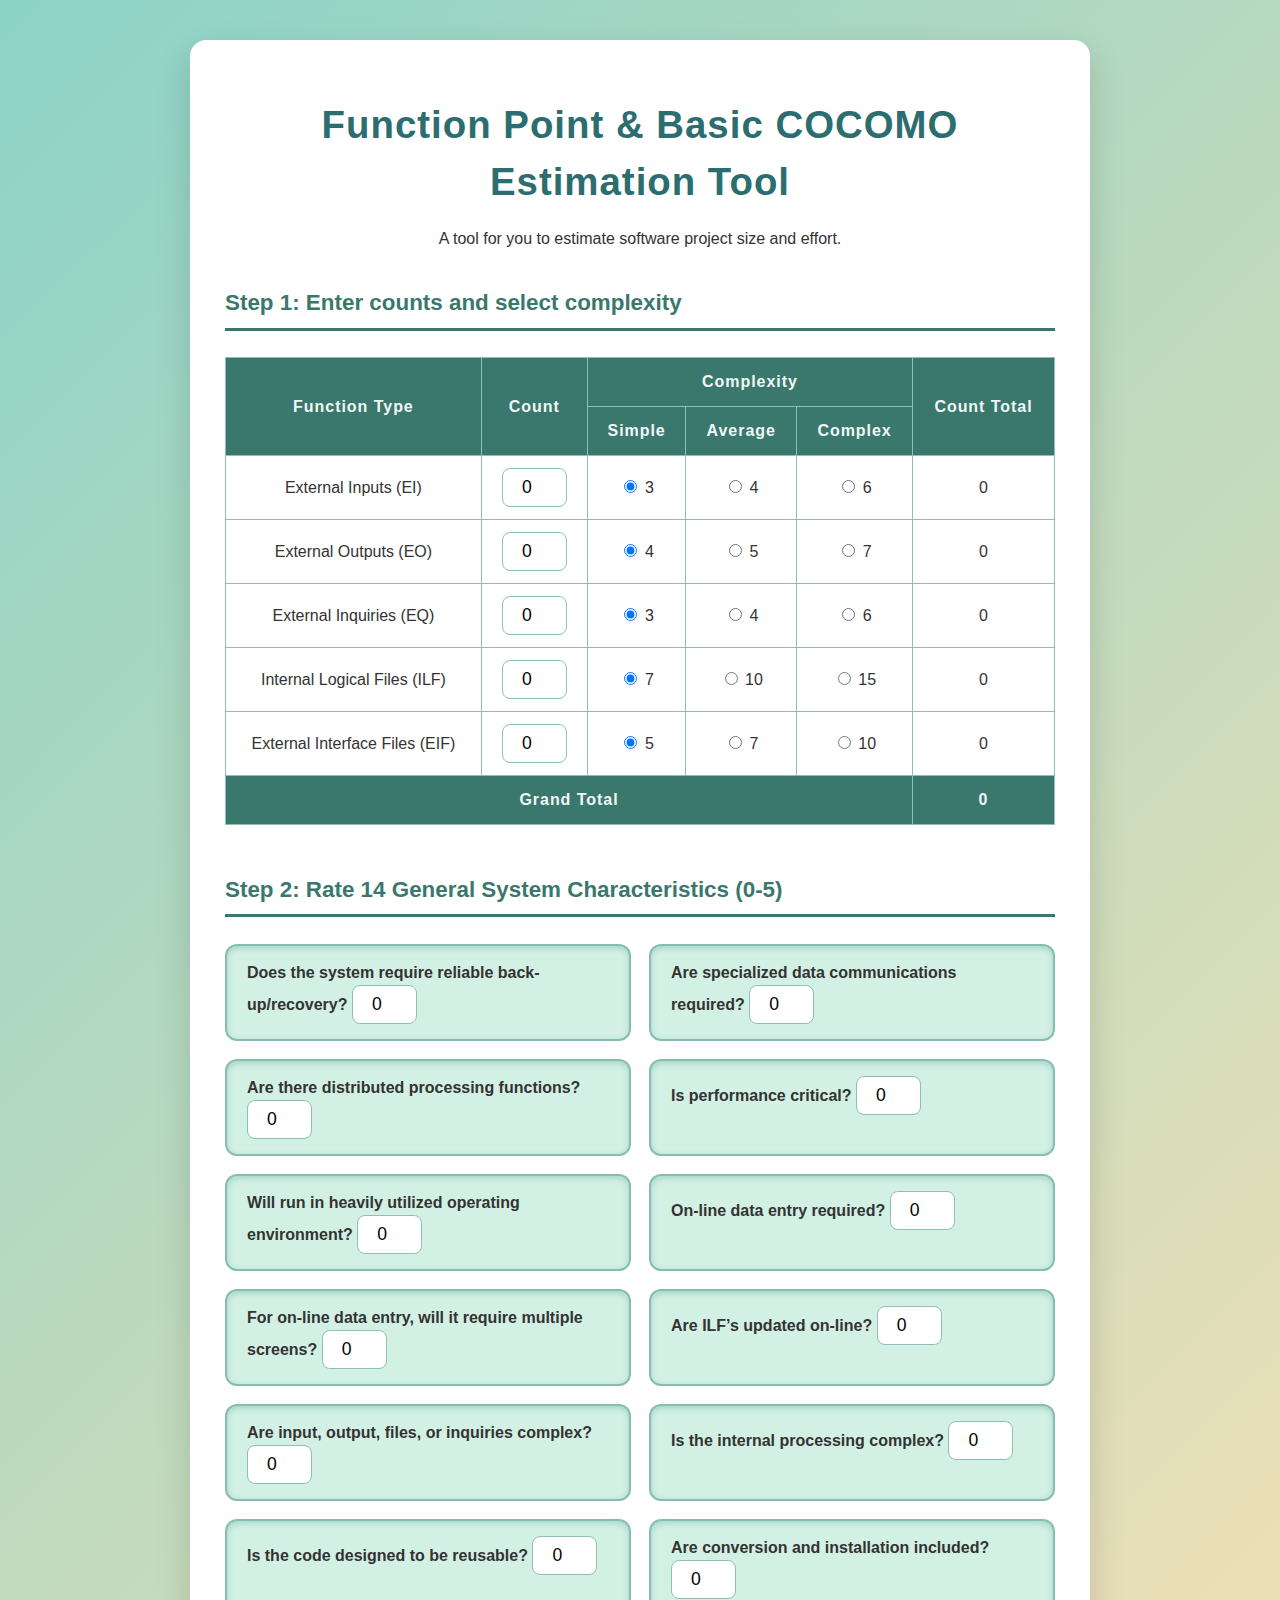
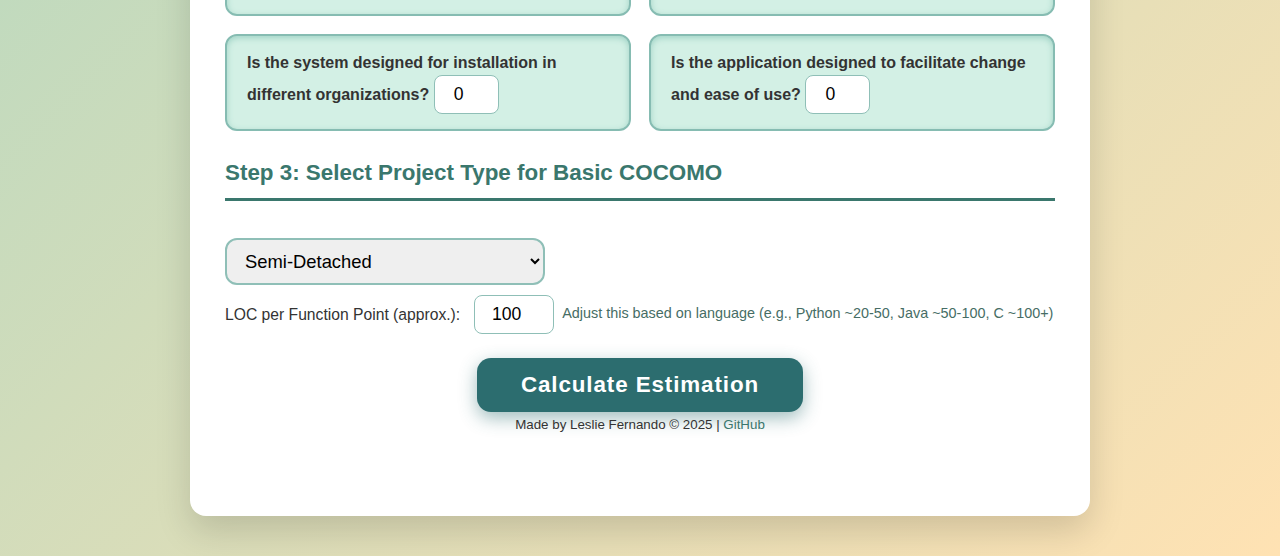
<file: index.html>
<!DOCTYPE html>
<html lang="en">
<head>
  <meta charset="UTF-8" />
  <meta name="viewport" content="width=device-width, initial-scale=1" />
  <meta name="description" content="Professional Function Point Analysis and COCOMO estimation tool. Calculate software project size, effort, and development time with mobile-responsive interface." />
  <meta name="keywords" content="Function Point, COCOMO, software estimation, project planning, development effort" />
  <title>Function Point & COCOMO Estimator</title>
  <link rel="stylesheet" href="style.css" />
</head>
<body>
  <div class="container">
    <header>
      <h1>Function Point & Basic COCOMO Estimation Tool</h1>
      <p>A tool for you to estimate software project size and effort.</p>
    </header>

    <section>
      <form id="fpForm">
        <h2>Step 1: Enter counts and select complexity</h2>
        <div class="table-container">
          <table>
            <thead>
              <tr>
                <th rowspan="2">Function Type</th>
                <th rowspan="2">Count</th>
                <th colspan="3">Complexity</th>
                <th rowspan="2">Count Total</th>
              </tr>
              <tr>
                <th>Simple</th>
                <th>Average</th>
                <th>Complex</th>
              </tr>
            </thead>
            <tbody>
              <tr>
                <td data-label="Function Type">External Inputs (EI)</td>
                <td data-label="Count"><input type="number" min="0" value="0" id="EI_count" /></td>
                <td data-label="Simple"><input type="radio" name="EI_complexity" value="3" checked /> 3</td>
                <td data-label="Average"><input type="radio" name="EI_complexity" value="4" /> 4</td>
                <td data-label="Complex"><input type="radio" name="EI_complexity" value="6" /> 6</td>
                <td data-label="Total"><span id="EI_total">0</span></td>
              </tr>
              <tr>
                <td data-label="Function Type">External Outputs (EO)</td>
                <td data-label="Count"><input type="number" min="0" value="0" id="EO_count" /></td>
                <td data-label="Simple"><input type="radio" name="EO_complexity" value="4" checked /> 4</td>
                <td data-label="Average"><input type="radio" name="EO_complexity" value="5" /> 5</td>
                <td data-label="Complex"><input type="radio" name="EO_complexity" value="7" /> 7</td>
                <td data-label="Total"><span id="EO_total">0</span></td>
              </tr>
              <tr>
                <td data-label="Function Type">External Inquiries (EQ)</td>
                <td data-label="Count"><input type="number" min="0" value="0" id="EQ_count" /></td>
                <td data-label="Simple"><input type="radio" name="EQ_complexity" value="3" checked /> 3</td>
                <td data-label="Average"><input type="radio" name="EQ_complexity" value="4" /> 4</td>
                <td data-label="Complex"><input type="radio" name="EQ_complexity" value="6" /> 6</td>
                <td data-label="Total"><span id="EQ_total">0</span></td>
              </tr>
              <tr>
                <td data-label="Function Type">Internal Logical Files (ILF)</td>
                <td data-label="Count"><input type="number" min="0" value="0" id="ILF_count" /></td>
                <td data-label="Simple"><input type="radio" name="ILF_complexity" value="7" checked /> 7</td>
                <td data-label="Average"><input type="radio" name="ILF_complexity" value="10" /> 10</td>
                <td data-label="Complex"><input type="radio" name="ILF_complexity" value="15" /> 15</td>
                <td data-label="Total"><span id="ILF_total">0</span></td>
              </tr>
              <tr>
                <td data-label="Function Type">External Interface Files (EIF)</td>
                <td data-label="Count"><input type="number" min="0" value="0" id="EIF_count" /></td>
                <td data-label="Simple"><input type="radio" name="EIF_complexity" value="5" checked /> 5</td>
                <td data-label="Average"><input type="radio" name="EIF_complexity" value="7" /> 7</td>
                <td data-label="Complex"><input type="radio" name="EIF_complexity" value="10" /> 10</td>
                <td data-label="Total"><span id="EIF_total">0</span></td>
              </tr>
              <tr>
                <th colspan="5">Grand Total</th>
                <th><span id="grand_total">0</span></th>
              </tr>
            </tbody>
          </table>
        </div>

        <h2>Step 2: Rate 14 General System Characteristics (0-5)</h2>
        <div id="gscContainer" class="gsc-container"></div>

        <h2>Step 3: Select Project Type for Basic COCOMO</h2>
        <select id="cocomoMode" aria-label="Select project type">
          <option value="Organic">Organic</option>
          <option value="Semi-Detached" selected>Semi-Detached</option>
          <option value="Embedded">Embedded</option>
        </select>

        <div class="loc-per-fp">
          <label for="locPerFP">LOC per Function Point (approx.):</label>
          <input id="locPerFP" type="number" min="1" value="100" step="1" aria-label="LOC per Function Point" />
          <small class="hint">Adjust this based on language (e.g., Python ~20-50, Java ~50-100, C ~100+)</small>
        </div>

        <button type="submit">Calculate Estimation</button>
      </form>
    </section>

    <section id="resultsSection" class="results hidden" aria-live="polite">
      <h2>Results</h2>
      <pre id="resultsOutput"></pre>
    </section>

    <footer>
      <small>Made by Leslie Fernando © 2025 | <a href="https://github.com/lesliefdo08/FP-Cocomo" target="_blank" style="color: #3a776d; text-decoration: none;">GitHub</a></small>
    </footer>
  </div>

  <script src="script.js"></script>
</body>
</html>
</file>
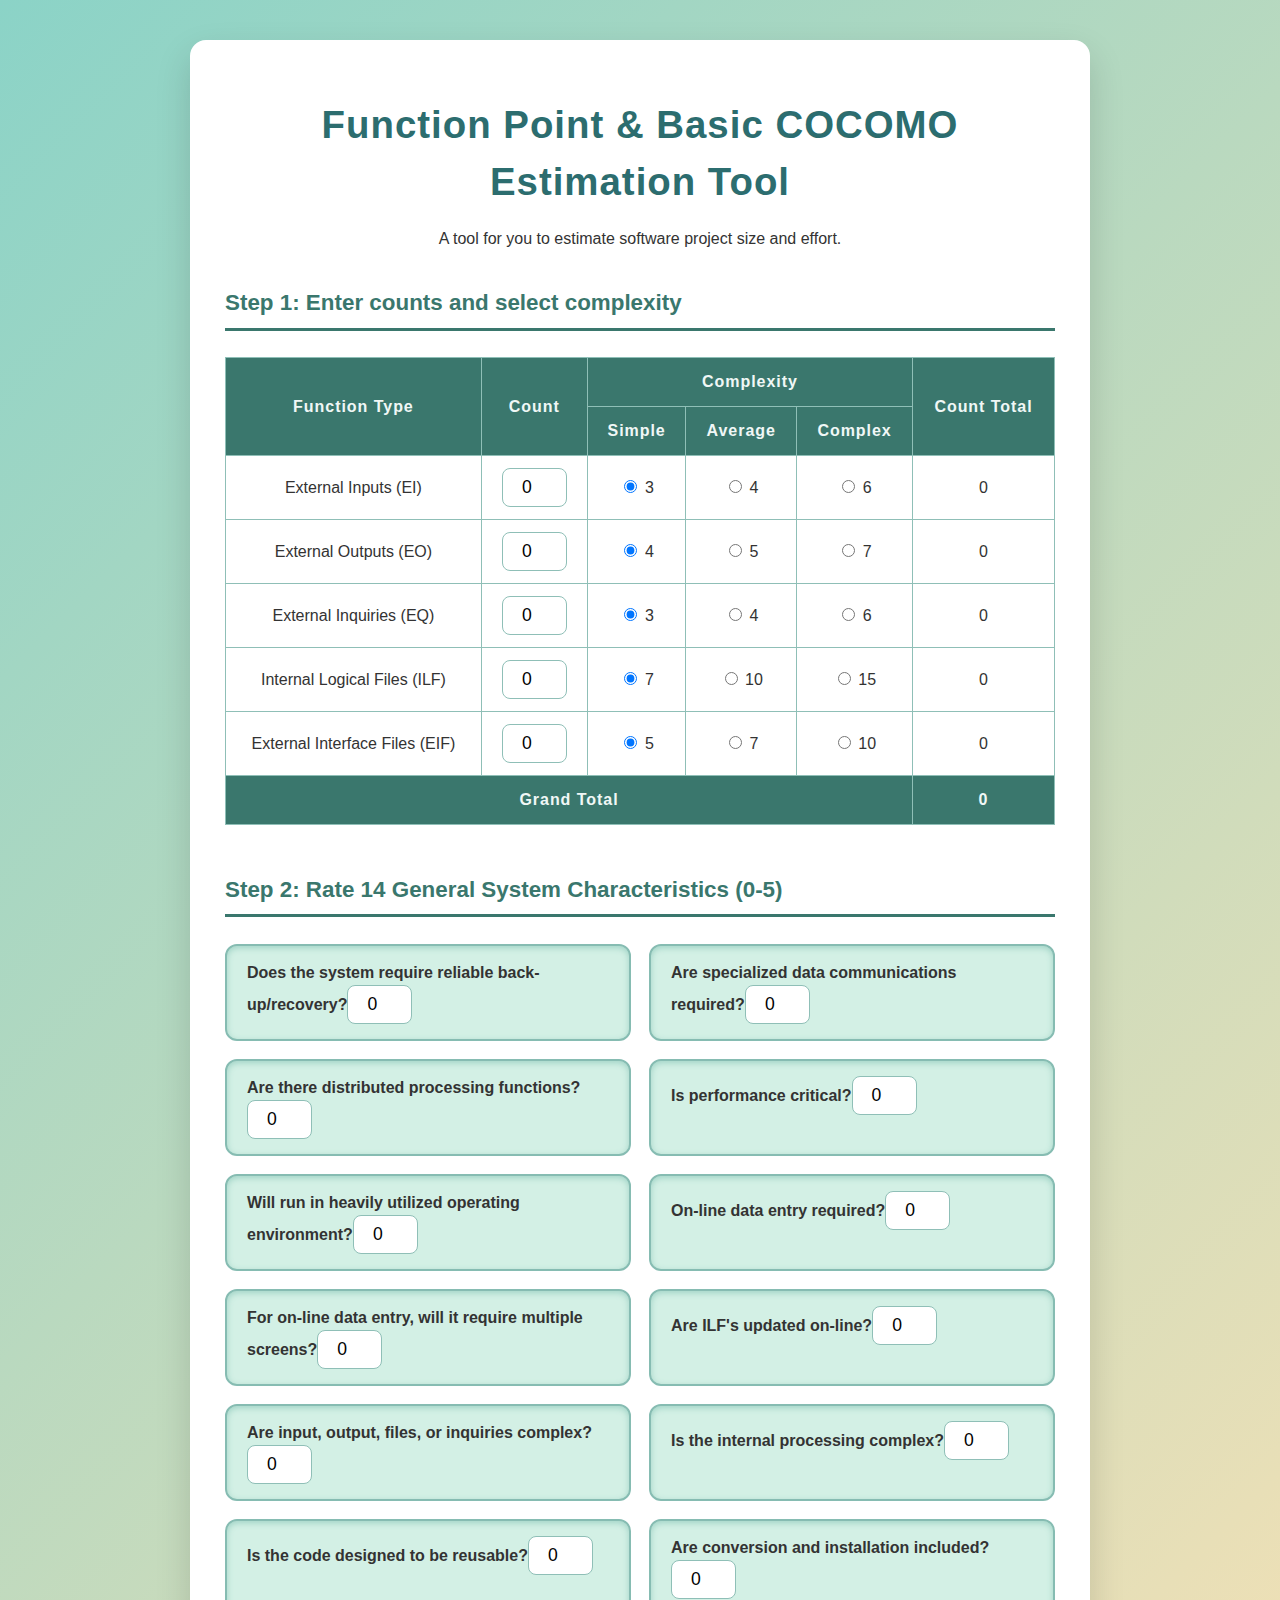
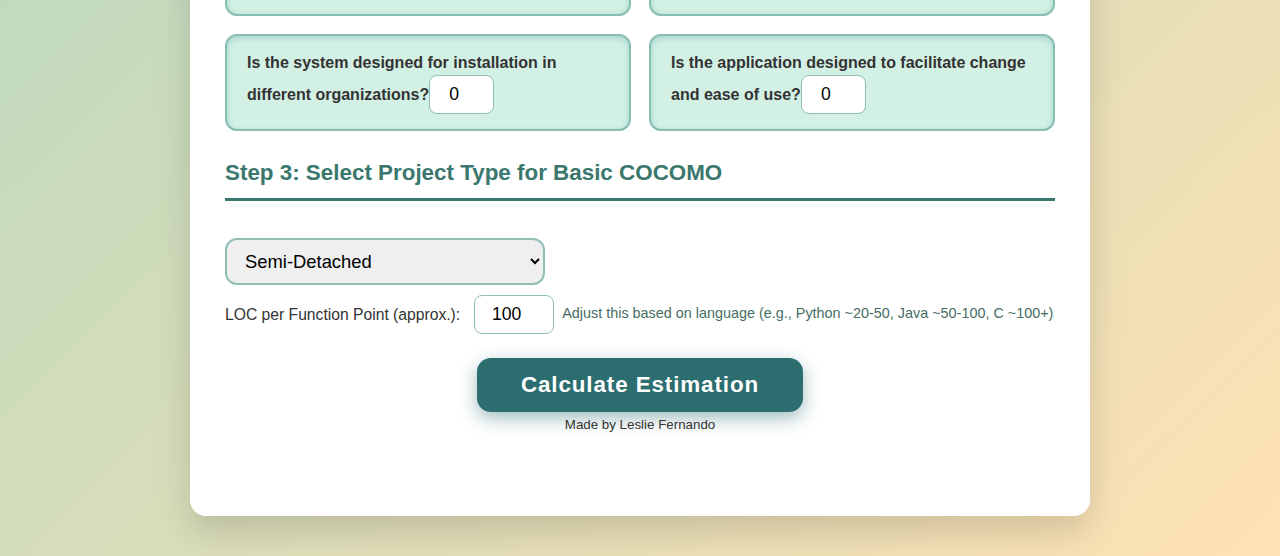
<file: Projects/FpCocomo/index.html>
<!DOCTYPE html>
<html lang="en">
<head>
  <meta charset="UTF-8" />
  <meta name="viewport" content="width=device-width, initial-scale=1" />
  <title>Function Point & COCOMO Estimator</title>
  <link rel="stylesheet" href="style.css" />
</head>
<body>
  <div class="container">
    <header>
      <h1>Function Point & Basic COCOMO Estimation Tool</h1>
      <p>A tool for you to estimate software project size and effort.</p>
    </header>

    <section>
      <form id="fpForm">
        <h2>Step 1: Enter counts and select complexity</h2>
        <div class="table-container">
          <table>
            <thead>
              <tr>
                <th rowspan="2">Function Type</th>
                <th rowspan="2">Count</th>
                <th colspan="3">Complexity</th>
                <th rowspan="2">Count Total</th>
              </tr>
              <tr>
                <th>Simple</th>
                <th>Average</th>
                <th>Complex</th>
              </tr>
            </thead>
            <tbody>
              <tr>
                <td data-label="Function Type">External Inputs (EI)</td>
                <td data-label="Count"><input type="number" min="0" value="0" id="EI_count" /></td>
                <td data-label="Simple"><input type="radio" name="EI_complexity" value="3" checked /> 3</td>
                <td data-label="Average"><input type="radio" name="EI_complexity" value="4" /> 4</td>
                <td data-label="Complex"><input type="radio" name="EI_complexity" value="6" /> 6</td>
                <td data-label="Total"><span id="EI_total">0</span></td>
              </tr>
              <tr>
                <td data-label="Function Type">External Outputs (EO)</td>
                <td data-label="Count"><input type="number" min="0" value="0" id="EO_count" /></td>
                <td data-label="Simple"><input type="radio" name="EO_complexity" value="4" checked /> 4</td>
                <td data-label="Average"><input type="radio" name="EO_complexity" value="5" /> 5</td>
                <td data-label="Complex"><input type="radio" name="EO_complexity" value="7" /> 7</td>
                <td data-label="Total"><span id="EO_total">0</span></td>
              </tr>
              <tr>
                <td data-label="Function Type">External Inquiries (EQ)</td>
                <td data-label="Count"><input type="number" min="0" value="0" id="EQ_count" /></td>
                <td data-label="Simple"><input type="radio" name="EQ_complexity" value="3" checked /> 3</td>
                <td data-label="Average"><input type="radio" name="EQ_complexity" value="4" /> 4</td>
                <td data-label="Complex"><input type="radio" name="EQ_complexity" value="6" /> 6</td>
                <td data-label="Total"><span id="EQ_total">0</span></td>
              </tr>
              <tr>
                <td data-label="Function Type">Internal Logical Files (ILF)</td>
                <td data-label="Count"><input type="number" min="0" value="0" id="ILF_count" /></td>
                <td data-label="Simple"><input type="radio" name="ILF_complexity" value="7" checked /> 7</td>
                <td data-label="Average"><input type="radio" name="ILF_complexity" value="10" /> 10</td>
                <td data-label="Complex"><input type="radio" name="ILF_complexity" value="15" /> 15</td>
                <td data-label="Total"><span id="ILF_total">0</span></td>
              </tr>
              <tr>
                <td data-label="Function Type">External Interface Files (EIF)</td>
                <td data-label="Count"><input type="number" min="0" value="0" id="EIF_count" /></td>
                <td data-label="Simple"><input type="radio" name="EIF_complexity" value="5" checked /> 5</td>
                <td data-label="Average"><input type="radio" name="EIF_complexity" value="7" /> 7</td>
                <td data-label="Complex"><input type="radio" name="EIF_complexity" value="10" /> 10</td>
                <td data-label="Total"><span id="EIF_total">0</span></td>
              </tr>
              <tr>
                <th colspan="5">Grand Total</th>
                <th><span id="grand_total">0</span></th>
              </tr>
            </tbody>
          </table>
        </div>

        <h2>Step 2: Rate 14 General System Characteristics (0-5)</h2>
        <div id="gscContainer" class="gsc-container"></div>

        <h2>Step 3: Select Project Type for Basic COCOMO</h2>
        <select id="cocomoMode" aria-label="Select project type">
          <option value="Organic">Organic</option>
          <option value="Semi-Detached" selected>Semi-Detached</option>
          <option value="Embedded">Embedded</option>
        </select>

        <div class="loc-per-fp">
          <label for="locPerFP">LOC per Function Point (approx.):</label>
          <input id="locPerFP" type="number" min="1" value="100" step="1" aria-label="LOC per Function Point" />
          <small class="hint">Adjust this based on language (e.g., Python ~20-50, Java ~50-100, C ~100+)</small>
        </div>

        <button type="submit">Calculate Estimation</button>
      </form>
    </section>

    <section id="resultsSection" class="results hidden" aria-live="polite">
      <h2>Results</h2>
      <pre id="resultsOutput"></pre>
    </section>

    <footer>
      <small>Made by Leslie Fernando</small>
    </footer>
  </div>

  <script src="script.js"></script>
</body>
</html>
</file>
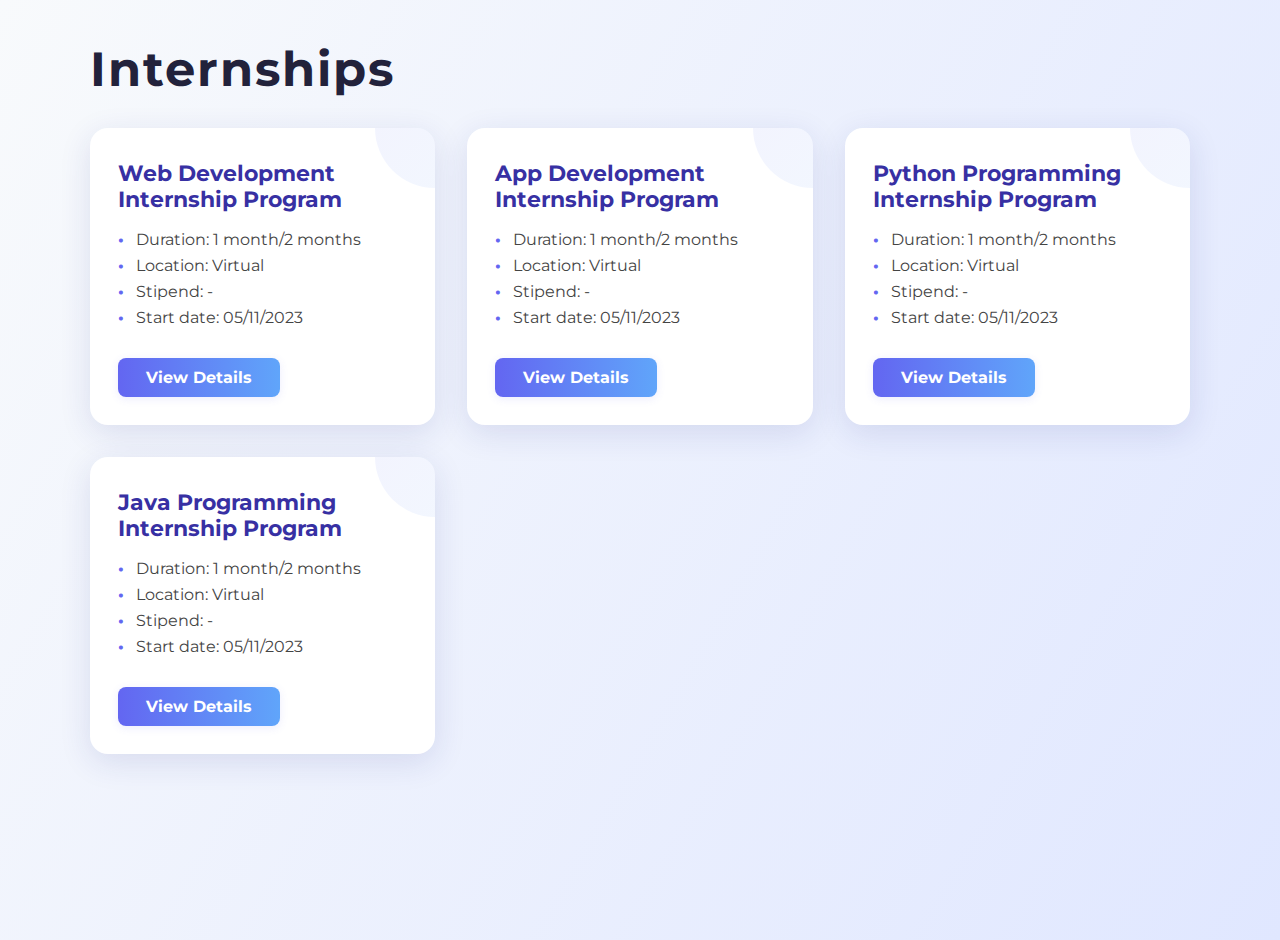
<file: Projects/Internships- VOC/stunning_internships.html>
<!DOCTYPE html>
<html lang="en">
<head>
  <meta charset="UTF-8">
  <meta name="viewport" content="width=device-width, initial-scale=1.0">
  <title>Internships</title>
  <link href="https://fonts.googleapis.com/css2?family=Montserrat:wght@700;400&display=swap" rel="stylesheet">
  <style>
    body {
      background: linear-gradient(120deg, #f8fafc 0%, #e0e7ff 100%);
      font-family: 'Montserrat', Arial, sans-serif;
      margin: 0;
      padding: 0;
      min-height: 100vh;
    }
    .container {
      max-width: 1100px;
      margin: 40px auto;
      padding: 0 20px;
    }
    h1 {
      font-size: 3rem;
      font-weight: 700;
      margin-bottom: 30px;
      color: #22223b;
      letter-spacing: 2px;
    }
    .grid {
      display: grid;
      grid-template-columns: repeat(auto-fit, minmax(300px, 1fr));
      gap: 32px;
    }
    .card {
      background: #fff;
      border-radius: 18px;
      box-shadow: 0 8px 32px 0 rgba(31, 38, 135, 0.12);
      padding: 32px 28px 28px 28px;
      display: flex;
      flex-direction: column;
      align-items: flex-start;
      transition: transform 0.18s, box-shadow 0.18s;
      position: relative;
      overflow: hidden;
    }
    .card::before {
      content: '';
      position: absolute;
      top: -60px;
      right: -60px;
      width: 120px;
      height: 120px;
      background: linear-gradient(135deg, #6366f1 0%, #60a5fa 100%);
      opacity: 0.08;
      border-radius: 50%;
      z-index: 0;
    }
    .card:hover {
      transform: translateY(-8px) scale(1.025);
      box-shadow: 0 16px 40px 0 rgba(31, 38, 135, 0.18);
    }
    .card h2 {
      font-size: 1.35rem;
      font-weight: 700;
      margin: 0 0 18px 0;
      color: #3730a3;
      z-index: 1;
    }
    .card ul {
      list-style: none;
      padding: 0;
      margin: 0 0 24px 0;
      z-index: 1;
    }
    .card ul li {
      font-size: 1rem;
      color: #444;
      margin-bottom: 7px;
      position: relative;
      padding-left: 18px;
    }
    .card ul li::before {
      content: '\2022';
      color: #6366f1;
      font-weight: bold;
      position: absolute;
      left: 0;
      top: 0;
    }
    .card .btn {
      display: inline-block;
      padding: 10px 28px;
      background: linear-gradient(90deg, #6366f1 0%, #60a5fa 100%);
      color: #fff;
      font-weight: 700;
      font-size: 1rem;
      border: none;
      border-radius: 8px;
      cursor: pointer;
      text-decoration: none;
      box-shadow: 0 2px 8px 0 rgba(99, 102, 241, 0.12);
      transition: background 0.18s, transform 0.18s;
      z-index: 1;
    }
    .card .btn:hover {
      background: linear-gradient(90deg, #60a5fa 0%, #6366f1 100%);
      transform: scale(1.06);
      box-shadow: 0 4px 16px 0 rgba(99, 102, 241, 0.18);
    }
    @media (max-width: 700px) {
      h1 {
        font-size: 2.1rem;
      }
      .container {
        padding: 0 8px;
      }
      .card {
        padding: 22px 12px 18px 12px;
      }
    }
  </style>
</head>
<body>
  <div class="container">
    <h1>Internships</h1>
    <div class="grid">
      <div class="card">
        <h2>Web Development Internship Program</h2>
        <ul>
          <li>Duration: 1 month/2 months</li>
          <li>Location: Virtual</li>
          <li>Stipend: -</li>
          <li>Start date: 05/11/2023</li>
        </ul>
        <a href="https://example.com/web-dev" class="btn" target="_blank">View Details</a>
      </div>
      <div class="card">
        <h2>App Development Internship Program</h2>
        <ul>
          <li>Duration: 1 month/2 months</li>
          <li>Location: Virtual</li>
          <li>Stipend: -</li>
          <li>Start date: 05/11/2023</li>
        </ul>
        <a href="https://example.com/app-dev" class="btn" target="_blank">View Details</a>
      </div>
      <div class="card">
        <h2>Python Programming Internship Program</h2>
        <ul>
          <li>Duration: 1 month/2 months</li>
          <li>Location: Virtual</li>
          <li>Stipend: -</li>
          <li>Start date: 05/11/2023</li>
        </ul>
        <a href="https://example.com/python" class="btn" target="_blank">View Details</a>
      </div>
      <div class="card">
        <h2>Java Programming Internship Program</h2>
        <ul>
          <li>Duration: 1 month/2 months</li>
          <li>Location: Virtual</li>
          <li>Stipend: -</li>
          <li>Start date: 05/11/2023</li>
        </ul>
        <a href="https://example.com/java" class="btn" target="_blank">View Details</a>
      </div>
    </div>
  </div>
</body>
</html>
</file>
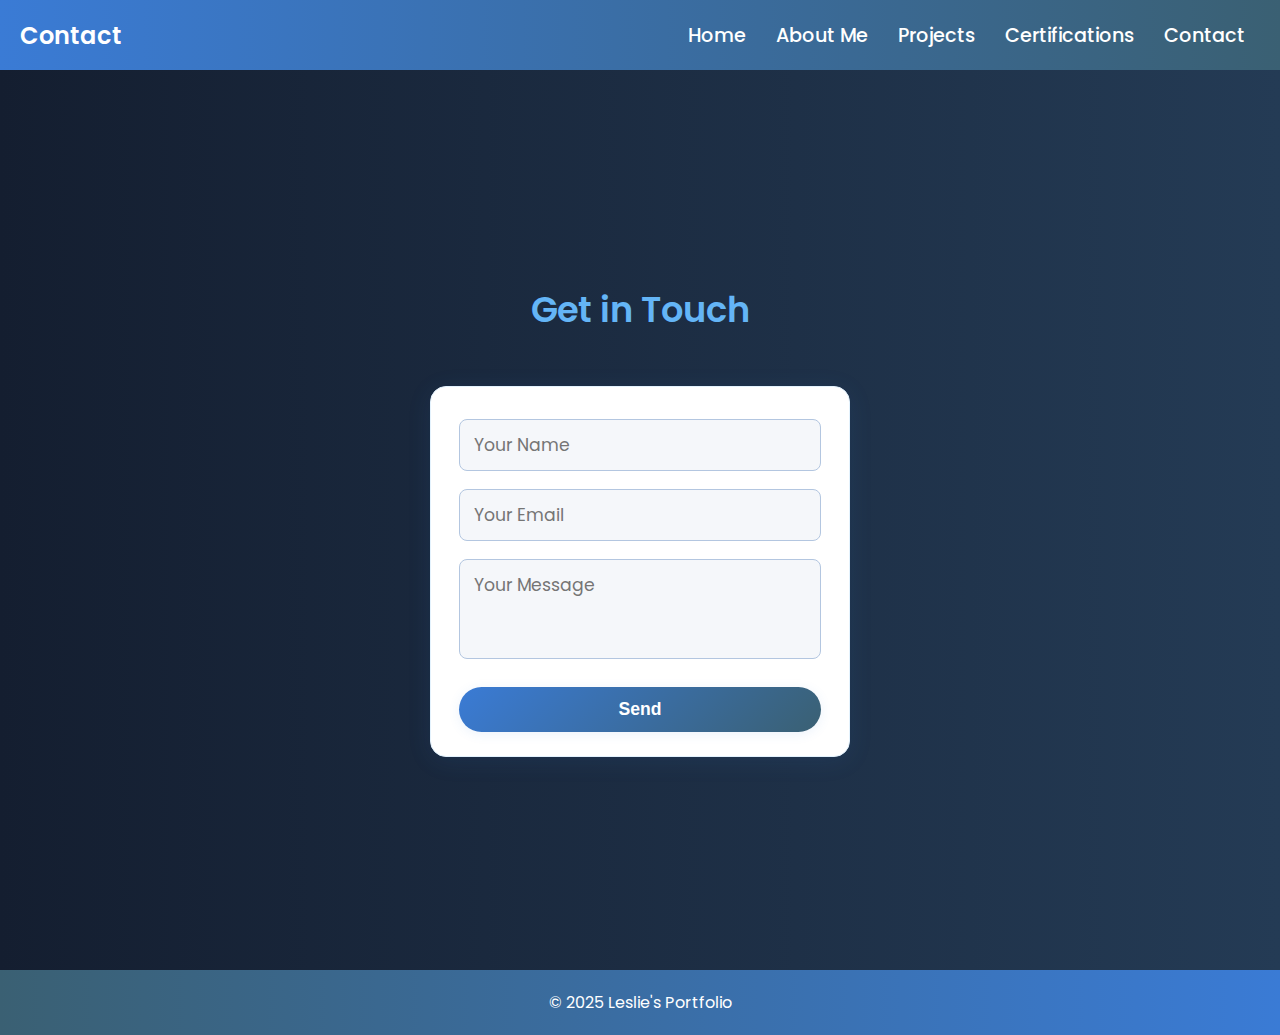
<file: Projects/Portfolio/contact.html>
<!DOCTYPE html>
<html lang="en">

<head>
    <meta charset="UTF-8" />
    <meta name="viewport" content="width=device-width, initial-scale=1" />
    <title>Leslie's Portfolio - Contact</title>
    <link href="https://fonts.googleapis.com/css2?family=Poppins:wght@300;400;500;600;700&display=swap"
        rel="stylesheet" />
    <link rel="stylesheet" href="styles.css" />
</head>

<body>
    <header>
        <nav>
            <div class="left">Contact</div>
            <button class="hamburger" onclick="toggleMenu()">☰</button>
            <ul class="nav-links">
                <li><a href="index.html">Home</a></li>
                <li><a href="about.html">About Me</a></li>
                <li><a href="projects.html">Projects</a></li>
                <li><a href="certifications.html">Certifications</a></li>
                <li><a href="contact.html">Contact</a></li>
            </ul>
        </nav>
        <div class="shade"></div>
    </header>
    <main>
        <h1>Get in Touch</h1>
        <form action="https://api.web3forms.com/submit" method="POST" class="contact-form">
            <input type="hidden" name="access_key" value="7120c725-ca80-4d9a-a970-4d3d12b603c9" />
            <div class="form-group">
                <input type="text" name="name" placeholder="Your Name" required />
            </div>
            <div class="form-group">
                <input type="email" name="email" placeholder="Your Email" required />
            </div>
            <div class="form-group">
                <textarea name="message" placeholder="Your Message" required></textarea>
            </div>
            <button type="submit">Send</button>
        </form>
    </main>


    </main>
    <footer>
        &copy; 2025 Leslie's Portfolio
    </footer>

    <script>
        function toggleMenu() {
            document.querySelector('.nav-links').classList.toggle('active');
        }
    </script>
</body>

</html>
</file>
<file: style.css>
* { box-sizing: border-box; }

body {
  font-family: 'Segoe UI', Tahoma, Geneva, Verdana, sans-serif;
  margin: 0; padding: 0;
  background: linear-gradient(135deg, #8bd3c7, #ffe2b3);
  color: #333; line-height: 1.5;
}

.container {
  max-width: 900px; margin: 40px auto;
  background: white; border-radius: 16px;
  padding: 30px 35px 45px;
  box-shadow: 0 15px 35px rgba(0,0,0,0.15);
  transition: box-shadow 0.3s;
}
.container:hover { box-shadow: 0 20px 50px rgba(0,0,0,0.25); }

header, footer { text-align: center; margin-bottom: 35px; }

h1 {
  color: #2c6d6f; margin-bottom: 0.3em;
  font-size: 2.4rem; font-weight: 700; letter-spacing: 1px;
}

h2 {
  color: #3a776d; margin-bottom: 1.2em;
  border-bottom: 3px solid #3a776d; padding-bottom: 8px;
  font-weight: 600; font-size: 1.4rem;
}

.table-container { width: 100%; overflow-x: auto; }
.table-container::-webkit-scrollbar { height: 8px; }
.table-container::-webkit-scrollbar-thumb { background: #3a776d; border-radius: 4px; }

table {
  width: 100%; border-collapse: collapse;
  margin-bottom: 1.8em; font-size: 1rem;
}

th, td {
  border: 1.5px solid #8fbfb7; padding: 12px 16px;
  text-align: center; vertical-align: middle;
  transition: background-color 0.3s;
}

th {
  background: #3a776d; color: #f0f7f6;
  letter-spacing: 0.06em; font-weight: 700;
}

tbody tr:hover td { background: #daf1ec; }

input[type=number] {
  width: 65px; padding: 8px 10px;
  border-radius: 8px; border: 1.8px solid #8fbfb7;
  font-size: 1.1rem; text-align: center;
  transition: border-color 0.25s;
}
input[type=number]:focus {
  border-color: #308072; outline: none;
  box-shadow: 0 0 8px rgba(48,128,114,0.6);
}

.gsc-container {
  display: grid; grid-template-columns: repeat(auto-fill, minmax(350px, 1fr));
  gap: 18px; margin-bottom: 25px; font-weight: 600;
}

.gsc-container div {
  background: #d3f0e5; border-radius: 12px;
  padding: 15px 20px; border: 2px solid #86bcb2;
  box-shadow: inset 0 2px 6px #a0d3c6;
  transition: background-color 0.3s;
}
.gsc-container div:hover { background: #b0e1d7; }

select {
  width: 100%; max-width: 320px; font-size: 1.15rem;
  padding: 10px 14px; border-radius: 12px;
  border: 2px solid #8fbfb7; outline: none;
  margin-top: 10px; cursor: pointer;
  transition: border-color 0.3s, box-shadow 0.3s;
}
select:focus {
  border-color: #308072;
  box-shadow: 0 0 12px rgba(48,128,114,0.7);
}

button {
  font-weight: 700; background: #2c6d6f; color: white;
  font-size: 1.4rem; padding: 14px 44px;
  border-radius: 14px; border: none; cursor: pointer;
  margin: 24px auto 0; display: block;
  min-width: 250px; letter-spacing: 0.04em;
  box-shadow: 0 6px 18px rgba(44,109,111,0.45);
  transition: all 0.4s;
}
button:hover {
  background: #19554f;
  box-shadow: 0 9px 26px rgba(25,85,79,0.7);
  transform: translateY(-2px);
}
button:active {
  transform: translateY(0);
  box-shadow: 0 4px 12px rgba(44,109,111,0.6);
}

.results {
  background: #e5f5f1; color: #064946;
  font-family: 'Courier New', monospace;
  padding: 26px 32px; border-radius: 14px;
  box-shadow: inset 0 0 26px #9fddd3;
  white-space: pre-wrap; margin-top: 38px;
  font-size: 1.1rem;
}

.hidden { display: none; }

.loc-per-fp {
  margin-top: 10px; display: flex;
  align-items: center; gap: 8px; flex-wrap: wrap;
  font-size: 0.98em;
}

.loc-per-fp input[type=number] {
  width: 80px; margin-left: 6px;
}

.loc-per-fp .hint {
  font-weight: 400; font-size: 0.9rem; color: #466d65;
}

/* Responsive Design */
@media (max-width: 900px) {
  .container { margin: 20px 10px; padding: 25px 20px 35px; }
  h1 { font-size: 2rem; }
  table { font-size: 0.9rem; }
  th, td { padding: 8px 12px; }
}

@media (max-width: 768px) {
  .container { padding: 20px 15px 30px; }
  h1 { font-size: 1.8rem; }
  h2 { font-size: 1.1rem; }
  
  table, thead, tbody, th, td, tr { display: block; }
  thead tr { position: absolute; top: -9999px; left: -9999px; }
  tr {
    border: 1px solid #ccc; margin-bottom: 10px;
    padding: 10px; border-radius: 8px; background: #f9f9f9;
  }
  td {
    border: none; position: relative; padding-left: 50%;
  }
  td:before {
    content: attr(data-label) ": ";
    position: absolute; left: 6px; width: 45%;
    padding-right: 10px; white-space: nowrap; font-weight: bold;
  }
  
  .gsc-container { grid-template-columns: 1fr; gap: 12px; }
  .gsc-container div { padding: 12px 15px; }
  input[type=number] { width: 60px; }
  .loc-per-fp { flex-direction: column; align-items: flex-start; gap: 5px; }
  button { width: 100%; min-width: auto; font-size: 1.2rem; padding: 12px 20px; }
}

@media (max-width: 480px) {
  .container { margin: 10px 5px; padding: 15px 10px 25px; }
  h1 { font-size: 1.6rem; }
  h2 { font-size: 1rem; }
  input[type=number] { width: 50px; font-size: 0.9rem; }
  .results { padding: 15px 20px; font-size: 1rem; }
}
</file>
<file: Projects/FpCocomo/style.css>
* { box-sizing: border-box; }

body {
  font-family: 'Segoe UI', Tahoma, Geneva, Verdana, sans-serif;
  margin: 0; padding: 0;
  background: linear-gradient(135deg, #8bd3c7, #ffe2b3);
  color: #333; line-height: 1.5;
}

.container {
  max-width: 900px; margin: 40px auto;
  background: white; border-radius: 16px;
  padding: 30px 35px 45px;
  box-shadow: 0 15px 35px rgba(0,0,0,0.15);
  transition: box-shadow 0.3s;
}
.container:hover { box-shadow: 0 20px 50px rgba(0,0,0,0.25); }

header, footer { text-align: center; margin-bottom: 35px; }

h1 {
  color: #2c6d6f; margin-bottom: 0.3em;
  font-size: 2.4rem; font-weight: 700; letter-spacing: 1px;
}

h2 {
  color: #3a776d; margin-bottom: 1.2em;
  border-bottom: 3px solid #3a776d; padding-bottom: 8px;
  font-weight: 600; font-size: 1.4rem;
}

.table-container { width: 100%; overflow-x: auto; }
.table-container::-webkit-scrollbar { height: 8px; }
.table-container::-webkit-scrollbar-thumb { background: #3a776d; border-radius: 4px; }

table {
  width: 100%; border-collapse: collapse;
  margin-bottom: 1.8em; font-size: 1rem;
}

th, td {
  border: 1.5px solid #8fbfb7; padding: 12px 16px;
  text-align: center; vertical-align: middle;
  transition: background-color 0.3s;
}

th {
  background: #3a776d; color: #f0f7f6;
  letter-spacing: 0.06em; font-weight: 700;
}

tbody tr:hover td { background: #daf1ec; }

input[type=number] {
  width: 65px; padding: 8px 10px;
  border-radius: 8px; border: 1.8px solid #8fbfb7;
  font-size: 1.1rem; text-align: center;
  transition: border-color 0.25s;
}
input[type=number]:focus {
  border-color: #308072; outline: none;
  box-shadow: 0 0 8px rgba(48,128,114,0.6);
}

.gsc-container {
  display: grid; grid-template-columns: repeat(auto-fill, minmax(350px, 1fr));
  gap: 18px; margin-bottom: 25px; font-weight: 600;
}

.gsc-container div {
  background: #d3f0e5; border-radius: 12px;
  padding: 15px 20px; border: 2px solid #86bcb2;
  box-shadow: inset 0 2px 6px #a0d3c6;
  transition: background-color 0.3s;
}
.gsc-container div:hover { background: #b0e1d7; }

select {
  width: 100%; max-width: 320px; font-size: 1.15rem;
  padding: 10px 14px; border-radius: 12px;
  border: 2px solid #8fbfb7; outline: none;
  margin-top: 10px; cursor: pointer;
  transition: border-color 0.3s, box-shadow 0.3s;
}
select:focus {
  border-color: #308072;
  box-shadow: 0 0 12px rgba(48,128,114,0.7);
}

button {
  font-weight: 700; background: #2c6d6f; color: white;
  font-size: 1.4rem; padding: 14px 44px;
  border-radius: 14px; border: none; cursor: pointer;
  margin: 24px auto 0; display: block;
  min-width: 250px; letter-spacing: 0.04em;
  box-shadow: 0 6px 18px rgba(44,109,111,0.45);
  transition: all 0.4s;
}
button:hover {
  background: #19554f;
  box-shadow: 0 9px 26px rgba(25,85,79,0.7);
  transform: translateY(-2px);
}
button:active {
  transform: translateY(0);
  box-shadow: 0 4px 12px rgba(44,109,111,0.6);
}

.results {
  background: #e5f5f1; color: #064946;
  font-family: 'Courier New', monospace;
  padding: 26px 32px; border-radius: 14px;
  box-shadow: inset 0 0 26px #9fddd3;
  white-space: pre-wrap; margin-top: 38px;
  font-size: 1.1rem;
}

.hidden { display: none; }

.loc-per-fp {
  margin-top: 10px; display: flex;
  align-items: center; gap: 8px; flex-wrap: wrap;
  font-size: 0.98em;
}

.loc-per-fp input[type=number] {
  width: 80px; margin-left: 6px;
}

.loc-per-fp .hint {
  font-weight: 400; font-size: 0.9rem; color: #466d65;
}

/* Responsive Design */
@media (max-width: 900px) {
  .container { margin: 20px 10px; padding: 25px 20px 35px; }
  h1 { font-size: 2rem; }
  table { font-size: 0.9rem; }
  th, td { padding: 8px 12px; }
}

@media (max-width: 768px) {
  .container { padding: 20px 15px 30px; }
  h1 { font-size: 1.8rem; }
  h2 { font-size: 1.1rem; }
  
  table, thead, tbody, th, td, tr { display: block; }
  thead tr { position: absolute; top: -9999px; left: -9999px; }
  tr {
    border: 1px solid #ccc; margin-bottom: 10px;
    padding: 10px; border-radius: 8px; background: #f9f9f9;
  }
  td {
    border: none; position: relative; padding-left: 50%;
  }
  td:before {
    content: attr(data-label) ": ";
    position: absolute; left: 6px; width: 45%;
    padding-right: 10px; white-space: nowrap; font-weight: bold;
  }
  
  .gsc-container { grid-template-columns: 1fr; gap: 12px; }
  .gsc-container div { padding: 12px 15px; }
  input[type=number] { width: 60px; }
  .loc-per-fp { flex-direction: column; align-items: flex-start; gap: 5px; }
  button { width: 100%; min-width: auto; font-size: 1.2rem; padding: 12px 20px; }
}

@media (max-width: 480px) {
  .container { margin: 10px 5px; padding: 15px 10px 25px; }
  h1 { font-size: 1.6rem; }
  h2 { font-size: 1rem; }
  input[type=number] { width: 50px; font-size: 0.9rem; }
  .results { padding: 15px 20px; font-size: 1rem; }
}
</file>
<file: Projects/Portfolio/styles.css>
/* Contact form modern styles */
.contact-form {
    max-width: 420px;
    margin: 40px auto 0 auto;
    background: #fff;
    border-radius: 16px;
    box-shadow: 0 4px 24px rgba(58,123,213,0.10);
    padding: 32px 28px 24px 28px;
    display: flex;
    flex-direction: column;
    gap: 18px;
    border: 1.5px solid #e3f2fd;
}
.form-group {
    display: flex;
    flex-direction: column;
    gap: 6px;
}
.contact-form input,
.contact-form textarea {
    font-family: inherit;
    font-size: 1.08rem;
    padding: 12px 14px;
    border-radius: 8px;
    border: 1.5px solid #b3c6e0;
    background: #f5f7fa;
    color: #243b55;
    transition: border 0.2s, box-shadow 0.2s;
    outline: none;
    resize: none;
}
.contact-form input:focus,
.contact-form textarea:focus {
    border: 1.5px solid #3a7bd5;
    box-shadow: 0 0 0 2px #cfe8fc;
}
.contact-form textarea {
    min-height: 100px;
    max-height: 220px;
}
.contact-form button[type="submit"] {
    margin-top: 10px;
    font-size: 1.1rem;
    font-weight: 600;
    background: linear-gradient(135deg, #3a7bd5, #3a6073);
    color: #fff;
    border: none;
    border-radius: 25px;
    padding: 12px 0;
    box-shadow: 0 2px 12px rgba(58,123,213,0.10);
    cursor: pointer;
    transition: background 0.3s, box-shadow 0.3s, transform 0.2s;
}
.contact-form button[type="submit"]:hover {
    background: linear-gradient(135deg, #3a6073, #3a7bd5);
    box-shadow: 0 6px 24px rgba(58,123,213,0.18);
    transform: translateY(-2px) scale(1.04);
}
* {
    margin: 0;
    padding: 0;
    box-sizing: border-box;
}

body {
    margin: 0;
    font-family: 'Poppins', sans-serif;
    background: linear-gradient(to bottom, #e3f2fd, #f5f7fa);
    color: #243b55;
    min-height: 100vh;
    display: flex;
    flex-direction: column;
}

button {
    background: linear-gradient(135deg, #3a7bd5, #3a6073);
    color: #fff;
    border: none;
    padding: 10px 20px;
    border-radius: 25px;
    cursor: pointer;
    transition: 0.3s;
}

button:hover {
    background: linear-gradient(135deg, #3a6073, #3a7bd5);
    transform: scale(1.05);
}

/* Navigation base */
.rightSection {
    display: flex;
    flex-direction: column;
    align-items: center;
}
.carousel {
    position: relative;
    width: 80%;
    max-width: 320px;
}
#carousel-image {
    width: 100%;
    border-radius: 10px;
    filter: drop-shadow(0 8px 20px rgba(0,0,0,0.4));
}
.carousel-btn {
    position: absolute;
    top: 50%;
    transform: translateY(-50%);
    background-color: rgba(58,123,213,0.7);
    color: white;
    border: none;
    font-size: 1.5rem;
    padding: 6px 12px;
    cursor: pointer;
    border-radius: 50%;
    user-select: none;
}
.carousel-btn.prev {
    left: -40px;
}
.carousel-btn.next {
    right: -40px;
}
.carousel-btn:hover {
    background-color: rgba(58,123,213,0.9);
}
nav {
    position: relative;
    z-index: 1000;
    height: 70px;
    display: flex;
    justify-content: space-between;
    align-items: center;
    padding: 0 20px;
    background: linear-gradient(to right, #3a7bd5, #3a6073);
}

.nav-links {
    position: fixed;
    top: 0;
    right: -250px;
    height: 100vh;
    width: 250px;
    background: linear-gradient(to right, #3a7bd5, #3a6073);
    flex-direction: column;
    list-style: none;
    padding: 70px 20px 20px 20px;
    transition: right 0.3s ease-in-out;
    box-shadow: -4px 0 12px rgba(0, 0, 0, 0.2);
}

.nav-links.active {
    right: 0;
}

.nav-links li {
    margin: 20px 0;
}

.nav-links a {
    color: white;
    font-weight: 500;
    text-decoration: none;
    font-size: 1.2rem;
    transition: color 0.3s;
}

.nav-links a:hover {
    color: #cfe8fc;
}

.hamburger {
    font-size: 2rem;
    background: none;
    border: none;
    color: white;
    cursor: pointer;
    z-index: 1100;
}

@media(min-width: 769px) {
    .nav-links {
        position: static;
        height: auto;
        width: auto;
        flex-direction: row;
        background: transparent;
        padding: 0;
        box-shadow: none;
        right: 0 !important;
        transition: none;
        display: flex !important;
    }
    .nav-links li {
        margin: 0 15px;
    }
    .hamburger {
        display: none;
    }
}
/* Nav links hidden off-canvas on the right */
.nav-links {
    position: fixed;
    top: 0;
    right: -250px; /* hidden outside viewport */
    height: 100vh;
    width: 250px;
    background: linear-gradient(to right, #3a7bd5, #3a6073);
    flex-direction: column;
    list-style: none;
    padding: 70px 20px 20px 20px; /* top padding for header space */
    transition: right 0.3s ease-in-out;
    box-shadow: -4px 0 12px rgba(0, 0, 0, 0.2);
}

/* Menu shown state */
.nav-links.active {
    right: 0;
}

/* Each link styling */
.nav-links li {
    margin: 20px 0;
}

.nav-links a {
    color: white;
    font-weight: 500;
    text-decoration: none;
    font-size: 1.2rem;
    transition: color 0.3s;
}

.nav-links a:hover {
    color: #cfe8fc;
}

/* Hamburger button styling */
.hamburger {
    font-size: 2rem;
    background: none;
    border: none;
    color: white;
    cursor: pointer;
    z-index: 1100; /* above everything */
}

/* Hide default nav-links on wider screens - optional */
@media(min-width: 769px) {
    .nav-links {
        position: static;
        height: auto;
        width: auto;
        flex-direction: row;
        background: transparent;
        padding: 0;
        box-shadow: none;
        right: 0 !important;
        transition: none;
        display: flex !important;
    }
    .nav-links li {
        margin: 0 15px;
    }
    .hamburger {
        display: none;
    }
}
nav {
    display: flex;
    justify-content: space-between;
    align-items: center;
    padding: 0 20px;
    height: 70px;
    position: relative;
    z-index: 1000;
}

@media (max-width: 768px) {
    .nav-links {
        position: absolute;
        top: 70px;
        left: -100%;
        flex-direction: column;
        width: 100vw;
        background: linear-gradient(to right, #3a7bd5, #3a6073);
        text-align: left;
        transition: left 0.3s ease-in-out;
        padding: 15px 0;
        z-index: 1100;
    }
    .nav-links.active {
        left: 0;
    }
    .hamburger {
        display: block;
    }
}
nav {
    display: flex;
    justify-content: space-between;
    align-items: center;
    height: 70px;
    position: relative;
    z-index: 2002;
}

.left {
    font-size: 1.5rem;
    font-weight: 600;
    color: #fff;
}

.nav-links {
    display: flex;
    list-style: none;
}

.nav-links li {
    margin: 0 15px;
}

.nav-links a {
    text-decoration: none;
    color: #fff;
    font-weight: 500;
    transition: 0.3s;
}

.nav-links a:hover {
    color: #cfe8fc;
}

.hamburger {
    display: none;
    font-size: 1.8rem;
    cursor: pointer;
    color: #fff;
    background: none;
    border: none;
}

.shade {
    display: none;
    position: fixed;
    top: 70px;
    left: 0;
    width: 100vw;
    height: 100vh;
    background: rgba(36,59,85,0.5);
    z-index: 1001;
}

/* Responsive Navigation */
@media(max-width:768px) {
    .nav-links {
        position: absolute;
        top: 70px;
        left: -100%;
        flex-direction: column;
        width: 100%;
        background: linear-gradient(to right, #3a7bd5, #3a6073);
        text-align: left;
        transition: left 0.3s ease-in-out;
        padding: 15px 0;
        z-index: 2001; /* Above shade, content; below header/nav */
    }
    .nav-links li {
        margin: 12px 20px;
    }
    .nav-links.active {
        left: 0;
    }
    .hamburger {
        display: block;
    }
    .shade.active {
        display: block;
    }
}

/* Page main section */
main {
    flex-grow: 1;
    background: linear-gradient(to right, #141e30, #243b55);
    color: white;
    min-height: 100vh;
    padding: 40px 20px;
    text-align: center;
    display: flex;
    flex-direction: column;
    justify-content: center;
}

h1 {
    font-size: 2.2rem;
    margin-bottom: 10px;
    color: #64b5f6;
    font-weight: 600;
}

/* Index.html (and shared) styles */
main hr {
    border: 0;
    background: #3a7bd5;
    height: 2px;
    margin: 60px 84px;
    border-radius: 2px;
}

.firstSection {
    display: flex;
    justify-content: space-around;
    margin: 100px 0;
    align-items: center;
    padding: 20px;
}

.firstSection>div {
    width: 30%;
}

.leftSection {
    width: 50%;
    font-size: 3rem;
    padding: 20px;
    text-align: center;
}

.rightSection img {
    width: 80%;
    margin: 50px 0;
    filter: drop-shadow(0 8px 20px rgba(0, 0, 0, 0.4));
}

.purple { color: #3a9bd5; }
.text-grey { color: #cfd8dc; }
#element { color: #64b5f6; }

.secondSection {
    max-width: 80vw;
    margin: auto;
    padding: 40px 0;
}

.secondSection h1 {
    font-size: 1.8rem;
    color: #64b5f6;
}

.secondSection table {
    width: 100%;
    margin-top: 40px;
    background: linear-gradient(90deg, #e3f2fd, #f1f8ff);
    color: #243b55;
    border-radius: 8px;
    box-shadow: 0 2px 12px rgba(0, 0, 0, 0.1);
    border-collapse: separate;
    border-spacing: 0;
}

.secondSection thead tr {
    background: linear-gradient(90deg, #3a7bd5, #3a6073);
    color: white;
}
.secondSection th,
.secondSection td {
    padding: 12px;
}

/* Projects page */
.projects-list {
    display: flex;
    flex-direction: column;
    gap: 40px;
    max-width: 700px;
    margin: 40px auto 0 auto;
}
.project {
    background: linear-gradient(90deg, #e3f2fd, #f1f8ff);
    color: #243b55;
    border-radius: 10px;
    box-shadow: 0 2px 12px rgba(0,0,0,0.08);
    padding: 26px 22px;
    text-align: left;
}
.project-title {
    font-size: 1.3rem;
    font-weight: 600;
    color: #3a7bd5;
    margin-bottom: 7px;
}
.project-desc {
    font-size: 1.04rem;
    line-height: 1.7;
}

/* Certifications page */
.certifications-list {
    max-width: 900px;
    margin: 40px auto 0 auto;
    display: flex;
    flex-direction: column;
    gap: 32px;
}
.cert-card {
    background: linear-gradient(90deg, #e3f2fd, #f1f8ff);
    color: #243b55;
    border-radius: 10px;
    box-shadow: 0 2px 12px rgba(0, 0, 0, 0.08);
    padding: 20px 24px 16px 24px;
    text-align: left;
    word-break: break-word;
}
.cert-title {
    font-size: 1.15rem;
    font-weight: 600;
    color: #3a7bd5;
    margin-bottom: 4px;
}
.cert-org {
    font-size: 1.02rem;
    margin-bottom: 1px;
    color: #243b55;
}
.cert-id {
    font-size: 0.89rem;
    color: #3a7bd5;
}
.cert-skill {
    font-size: 0.97rem;
    color: #333;
    margin-bottom: 6px;
}

/* About section */
.about-section {
    display: flex;
    justify-content: space-around;
    align-items: center;
    flex-wrap: wrap;
    padding: 60px 20px;
    background: linear-gradient(to right, #141e30, #243b55);
    color: white;
    text-align: center;
}
.about-section .text {
    max-width: 600px;
    font-size: 1.2rem;
    line-height: 1.8;
}
.about-section .image {
    margin-bottom: 20px;
}
.about-section img {
    width: 100%;
    max-width: 400px;
    margin: 20px auto;
    display: block;
    filter: drop-shadow(0 8px 20px rgba(0, 0, 0, 0.4));
}

/* Contact section */
.contact-info {
    font-size: 1.5rem;
    font-weight: 500;
    line-height: 2.2;
    max-width: 600px;
    margin: auto;
}
.contact-item {
    margin: 18px 0;
    display: flex;
    align-items: center;
    justify-content: center;
}
.contact-item span.icon {
    background: #64b5f6;
    border-radius: 50%;
    width: 42px;
    height: 42px;
    display: inline-flex;
    justify-content: center;
    align-items: center;
    color: white;
    font-size: 1.6rem;
    margin-right: 16px;
}
.contact-item span.text {
    word-break: break-word;
}

/* Footer */
footer {
    background: linear-gradient(to right, #3a6073, #3a7bd5);
    padding: 20px;
    text-align: center;
    color: #fff;
    font-size: 1rem;
}
.footer-first {
    font-size: 2rem;
    font-weight: 700;
    margin-bottom: 24px;
}
.footer {
    display: flex;
    flex-wrap: wrap;
    gap: 32px;
    justify-content: center;
}
.footer ul {
    list-style: none;
    padding: 0;
}
.footer li {
    display: flex;
    align-items: center;
}
.footer li span:first-child {
    background: #64b5f6;
    color: #fff;
    padding: 6px 14px;
    border-radius: 20px;
    margin-right: 8px;
}

/* Responsive adjustments */
@media(max-width:900px) {
    .firstSection {
        flex-direction: column;
        margin: 50px 0;
        text-align: center;
    }
    .firstSection>div {
        width: 100%;
    }
    .leftSection {
        font-size: 2rem;
        padding: 10px;
    }
    .rightSection img {
        width: 70%;
        max-width: 300px;
        margin: 20px auto;
        display: block;
    }
}
@media(max-width:600px) {
    .secondSection table {
        display: block;
        overflow-x: auto;
        white-space: nowrap;
    }
}
@media(max-width:500px) {
    .leftSection {
        font-size: 1.5rem;
    }
    .rightSection img {
        width: 85%;
        max-width: 250px;
    }
}
@media (max-width: 700px) {
    .cert-card {
        padding: 16px 8px;
    }
}
@media (max-width: 650px) {
    .projects-list {
        padding-left: 0;
        padding-right: 0;
    }
    .project {
        padding: 20px 8px;
    }
}
</file>
